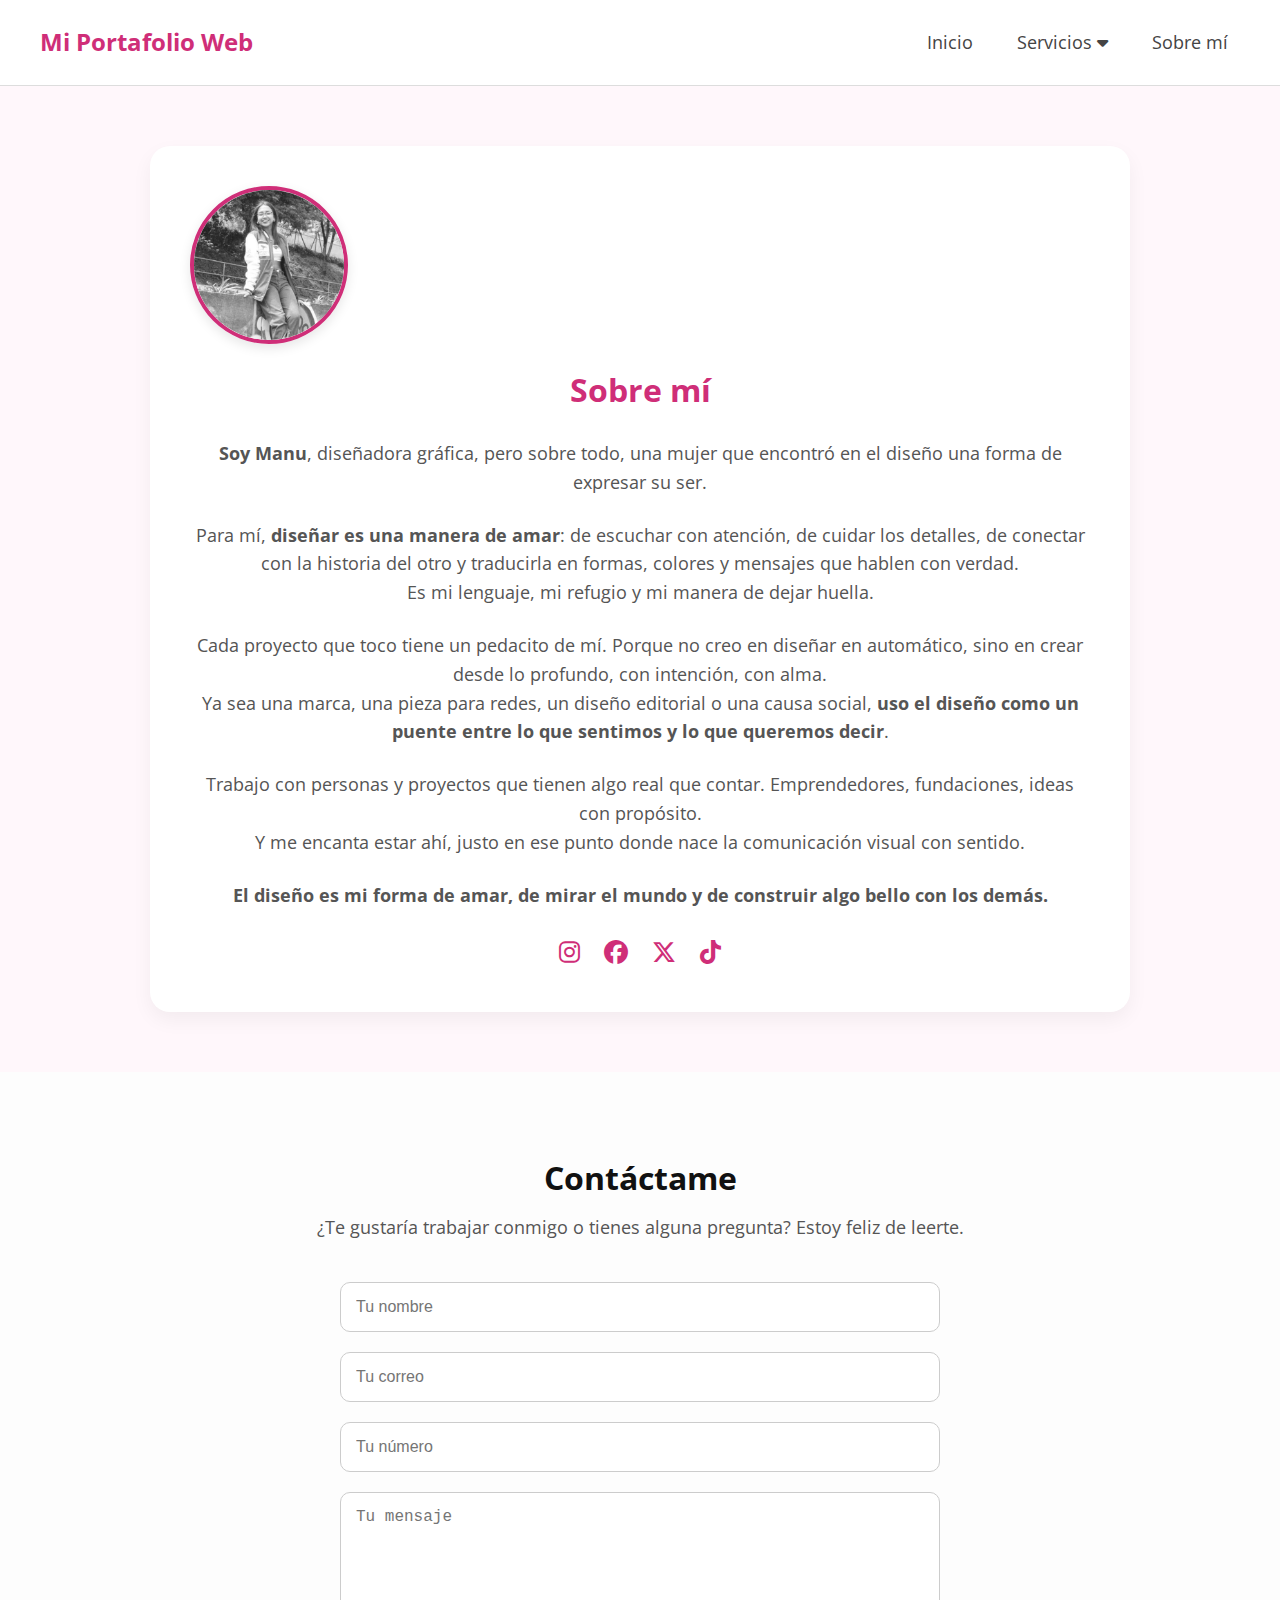
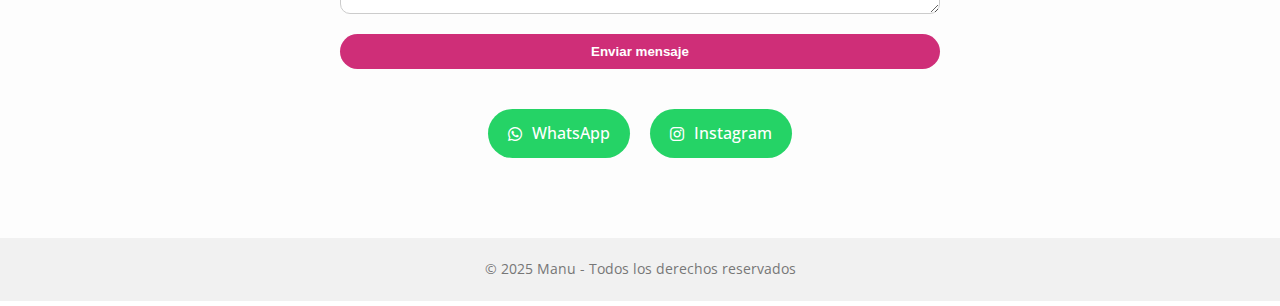
<file: contacto.html>
<!DOCTYPE html>
<html lang="es">
<head>
  <meta charset="UTF-8" />
  <meta name="viewport" content="width=device-width, initial-scale=1.0"/>
  <title>Mi Portafolio Web - Manu</title>
  <link rel="stylesheet" href="estilos.css" />
  <link rel="preconnect" href="https://fonts.googleapis.com"/>
  <link rel="preconnect" href="https://fonts.gstatic.com" crossorigin/>
  <link href="https://fonts.googleapis.com/css2?family=Open+Sans:wght@300;400;600;700&display=swap" rel="stylesheet"/>
  <link rel="stylesheet" href="https://cdnjs.cloudflare.com/ajax/libs/font-awesome/6.4.0/css/all.min.css"/>
</head>
<body>

<header class="encabezado">
  <div class="titulo-portafolio">Mi Portafolio Web</div>
  <nav class="menu">
    <a href="index.html" class="btn">Inicio</a>
    <div class="grupobtn">
      <a href="servicios.html" class="btn">Servicios <i class="fas fa-caret-down"></i></a>
      <div class="submenu">
        <a href="fotografia.html" class="btn2">Fotografía</a>
        <a href="diseno-web.html" class="btn2">Diseño Web</a>
        <a href="diseno-editorial.html" class="btn2">Diseño Editorial</a>
        <a href="diseno-de-redes.html" class="btn2">Redes Sociales</a>
        <a href="diseno-de-impresion.html" class="btn2">Impresión</a>
      </div>
    </div>
    <a href="contacto.html" class="btn">Sobre mí</a>
  </nav>
</header>


<main>
  <!-- SECCIÓN SOBRE MÍ -->
  <section class="sobre-mi">
    <div class="sobre-mi-contenido">
      <img src="sobre mi/slide4.jpg" alt="Foto de Manu">
      <h2>Sobre mí</h2>
      <p><p><strong>Soy Manu</strong>, diseñadora gráfica, pero sobre todo, una mujer que encontró en el diseño una forma de expresar su ser.</p>

<p>Para mí, <strong>diseñar es una manera de amar</strong>: de escuchar con atención, de cuidar los detalles, de conectar con la historia del otro y traducirla en formas, colores y mensajes que hablen con verdad.<br>
Es mi lenguaje, mi refugio y mi manera de dejar huella.</p>

<p>Cada proyecto que toco tiene un pedacito de mí. Porque no creo en diseñar en automático, sino en crear desde lo profundo, con intención, con alma.<br>
Ya sea una marca, una pieza para redes, un diseño editorial o una causa social, <strong>uso el diseño como un puente entre lo que sentimos y lo que queremos decir</strong>.</p>

<p>Trabajo con personas y proyectos que tienen algo real que contar. Emprendedores, fundaciones, ideas con propósito.<br>
Y me encanta estar ahí, justo en ese punto donde nace la comunicación visual con sentido.</p>

<p><strong>El diseño es mi forma de amar, de mirar el mundo y de construir algo bello con los demás.</strong></p>

      <div class="redes">
        <a href="https://www.instagram.com/_diaa4z/" target="_blank"><i class="fab fa-instagram"></i></a>
        <a href="https://www.facebook.com/diaaazmandreaaa" target="_blank"><i class="fab fa-facebook"></i></a>
        <a href="https://x.com/mAnuUuu__4" target="_blank"><i class="fab fa-x-twitter"></i></a>
        <a href="https://www.tiktok.com/@ma4nu_0" target="_blank"><i class="fab fa-tiktok"></i></a>
      </div>
    </div>
  </section>

  <!-- FORMULARIO DE CONTACTO -->
  <section id="contacto" class="seccion contacto">
    <h2>Contáctame</h2>
    <p class="intro-contacto">¿Te gustaría trabajar conmigo o tienes alguna pregunta? Estoy feliz de leerte.</p>

    <form action="https://formsubmit.co/espinomad06@gmail.com" method="POST" class="formulario-contacto">
      <input type="text" name="Nombre" placeholder="Tu nombre" required />
      <input type="email" name="Email" placeholder="Tu correo" required />
      <input type="text" name="Telefono" placeholder="Tu número" required />
      <textarea name="Mensaje" rows="5" placeholder="Tu mensaje" required></textarea>
      <input type="hidden" name="_next" value="gracias.html" />
      <input type="hidden" name="_captcha" value="false" />
      <button type="submit" class="boton">Enviar mensaje</button>
    </form>

    <div class="redes-sociales contacto-iconos">
      <a href="https://wa.me/573212617345" target="_blank" title="WhatsApp">
        <i class="fab fa-whatsapp"></i> WhatsApp
      </a>
      <a href="https://www.instagram.com/_diaa4z/" target="_blank" title="Instagram">
        <i class="fab fa-instagram"></i> Instagram
      </a>
    </div>
  </section>
</main>

<footer class="footer">
  <p>&copy; 2025 Manu - Todos los derechos reservados</p>
</footer>

</body>
</html>
</file>
<file: estilos.css>
/* === RESET & FUENTES === */
body {
  font-family: 'Open Sans', sans-serif;
  margin: 0;
  padding: 0;
  color: #333;
  background-color: #fff;
  line-height: 1.6;
}

h1, h2, h3, p {
  margin: 0;
  padding: 0;
}

img {
  max-width: 100%;
  display: block;
}

a {
  text-decoration: none;
  color: inherit;
}

/* === ENCABEZADO === */
.encabezado {
  display: flex;
  justify-content: space-between;
  align-items: center;
  padding: 20px 40px;
  background-color: #fff;
  border-bottom: 1px solid #ddd;
  position: sticky;
  top: 0;
  z-index: 1000;
}

.titulo-portafolio {
  font-size: 24px;
  font-weight: bold;
  color: #cf2e78;
}

.menu {
  display: flex;
  gap: 20px;
  align-items: center;
}

.btn {
  font-size: 18px;
  padding: 8px 12px;
  color: #444;
  background: none;
  transition: 0.3s;
}

.btn:hover {
  color: #cf2e78;
}

.grupobtn {
  position: relative;
}

.submenu {
  display: none;
  flex-direction: column;
  position: absolute;
  top: 35px;
  left: 0;
  background: #fff;
  border: 1px solid #ccc;
  border-radius: 6px;
  box-shadow: 0 2px 6px rgba(0,0,0,0.1);
  z-index: 1001;
}

.grupobtn:hover .submenu {
  display: flex;
}

.btn2 {
  padding: 10px 20px;
  font-size: 16px;
  color: #333;
  background: #fff;
}

.btn2:hover {
  background-color: #f7f7f7;
  color: #cf2e78;
}

/* === HERO === */
.hero {
  background: linear-gradient(135deg, #ffe4f2, #ffe7e7);
  height: 100vh;
  display: flex;
  align-items: center;
  justify-content: center;
  padding: 40px 20px;
}

.hero-container {
  display: flex;
  flex-direction: row;
  align-items: center;
  justify-content: center;
  flex-wrap: wrap;
  gap: 40px;
  max-width: 1200px;
  width: 100%;
}

.carrusel {
  flex: 1 1 500px;
  max-width: 100px;
  border-radius: 20px;
  overflow: hidden;
  box-shadow: 0 4px 16px rgba(0, 0, 0, 0.1);
}

.carrusel img {
  width: 100%;
  height: auto;
  display: block;
}

.texto {
  flex: 1 1 300px;
  max-width: 500px;
  text-align: left;
}

.texto h1 {
  font-size: 36px;
  color: #cf2e78;
  margin-bottom: 20px;
}

.texto p {
  font-size: 18px;
  color: #555;
  margin-bottom: 20px;
}

.botones {
  display: flex;
  gap: 12px;
}

.boton {
  padding: 10px 20px;
  border-radius: 30px;
  background-color: #cf2e78;
  color: #fff;
  font-weight: bold;
  border: none;
  transition: 0.3s ease;
}

.boton:hover {
  background-color: #b02465;
  transform: scale(1.05);
}

/* === SECCIONES GENERALES === */
.section-box {
  max-width: 1000px;
  margin: 60px auto;
  padding: 40px 30px;
  background: #fafafa;
  border-radius: 16px;
  box-shadow: 0 4px 12px rgba(0,0,0,0.05);
  text-align: center;
}

.section-box h2 {
  color: #cf2e78;
  font-size: 28px;
  margin-bottom: 30px;
}

/* === VALORES === */
.valores-grid {
  display: flex;
  gap: 30px;
  flex-wrap: wrap;
  justify-content: center;
}

.valor {
  flex: 1 1 200px;
  padding: 20px;
  background: #fff;
  border-radius: 12px;
  box-shadow: 0 4px 10px rgba(0,0,0,0.05);
  text-align: center;
}

.valor .emoji {
  font-size: 36px;
  margin-bottom: 10px;
}

.valor h3 {
  margin-bottom: 10px;
  font-size: 20px;
  color: #cf2e78;
}

/* === SERVICIOS DESTACADOS === */
.galeria {
  display: flex;
  flex-wrap: wrap;
  gap: 24px;
  justify-content: center;
  text-align: center;
}

.proyecto {
  flex: 1 1 250px;
  background: #fff;
  border-radius: 12px;
  padding: 20px;
  box-shadow: 0 4px 12px rgba(0,0,0,0.05);
}

.proyecto img {
  border-radius: 10px;
  margin-bottom: 10px;
}

.proyecto h3 {
  font-size: 18px;
  color: #333;
}

/* === TESTIMONIOS === */
.testimonio {
  background: #fff;
  padding: 20px;
  border-radius: 12px;
  box-shadow: 0 4px 10px rgba(0,0,0,0.05);
  margin: 20px auto;
  max-width: 600px;
}

.testimonio p {
  font-style: italic;
  margin-bottom: 10px;
}

.testimonio strong {
  color: #cf2e78;
}

/* === CTA === */
.cta p {
  margin-top: 10px;
  color: #555;
  font-size: 18px;
}

.whatsapp {
  background-color: #25d366;
}

.whatsapp:hover {
  background-color: #1ebe5b;
}

/* === FOOTER === */
.footer {
  text-align: center;
  padding: 20px;
  background: #f1f1f1;
  color: #777;
  font-size: 14px;
}

/* === SECCIÓN SOBRE MÍ === */
.sobre-mi {
  background: #fff7fb;
  padding: 60px 20px;
  text-align: center;
}

.sobre-mi-contenido {
  max-width: 900px;
  margin: 0 auto;
  padding: 40px;
  background: #ffffff;
  border-radius: 20px;
  box-shadow: 0 8px 20px rgba(0,0,0,0.05);
}

.sobre-mi-contenido img {
  width: 150px;
  height: 150px;
  object-fit: cover;
  border-radius: 50%;
  border: 4px solid #cf2e78;
  margin-bottom: 20px;
  box-shadow: 0 4px 12px rgba(0,0,0,0.1);
}

.sobre-mi-contenido h2 {
  color: #cf2e78;
  font-size: 32px;
  margin-bottom: 16px;
}

.sobre-mi-contenido p {
  font-size: 18px;
  color: #555;
  line-height: 1.6;
  margin-bottom: 24px;
}

.sobre-mi .redes a {
  font-size: 24px;
  color: #cf2e78;
  margin: 0 10px;
  transition: transform 0.3s;
}

.sobre-mi .redes a:hover {
  transform: scale(1.2);
}

/* === CONTACTO === */
.contacto {
  background-color: #fdfdfd;
  padding: 80px 20px;
  text-align: center;
}

.contacto h2 {
  font-size: 32px;
  color: #111;
  margin-bottom: 10px;
}

.intro-contacto {
  font-size: 18px;
  color: #555;
  margin-bottom: 40px;
}

.formulario-contacto {
  max-width: 600px;
  margin: 0 auto;
  display: flex;
  flex-direction: column;
  gap: 20px;
}

.formulario-contacto input,
.formulario-contacto textarea {
  padding: 15px;
  border-radius: 10px;
  border: 1px solid #ccc;
  font-size: 16px;
  background-color: #fff;
  color: #111;
  outline: none;
  transition: 0.3s;
}

.formulario-contacto input:focus,
.formulario-contacto textarea:focus {
  border-color: #cf2e78;
  box-shadow: 0 0 8px rgba(207, 46, 120, 0.2);
}

.formulario-contacto .boton {
  background-color: #cf2e78;
  color: #fff;
  border: none;
  cursor: pointer;
  font-weight: 600;
}

.formulario-contacto .boton:hover {
  background-color: #b72c6a;
  transform: scale(1.05);
}

.redes-sociales.contacto-iconos {
  display: flex;
  justify-content: center;
  gap: 20px;
  margin-top: 40px;
  flex-wrap: wrap;
}

.redes-sociales.contacto-iconos a {
  text-decoration: none;
  color: #fff;
  background-color: #25d366;
  padding: 12px 20px;
  border-radius: 30px;
  display: flex;
  align-items: center;
  gap: 10px;
  font-weight: 500;
  transition: all 0.3s ease;
}

.redes-sociales.contacto-iconos a:hover {
  background-color: #1ebe5b;
  transform: scale(1.05);
}

/* === RESPONSIVE === */
@media screen and (max-width: 768px) {
  .hero {
    height: auto;
    padding: 40px 20px;
  }

  .hero-container {
    flex-direction: column;
  }

  .texto {
    text-align: center;
  }

  .botones {
    justify-content: center;
  }
}
</file>
